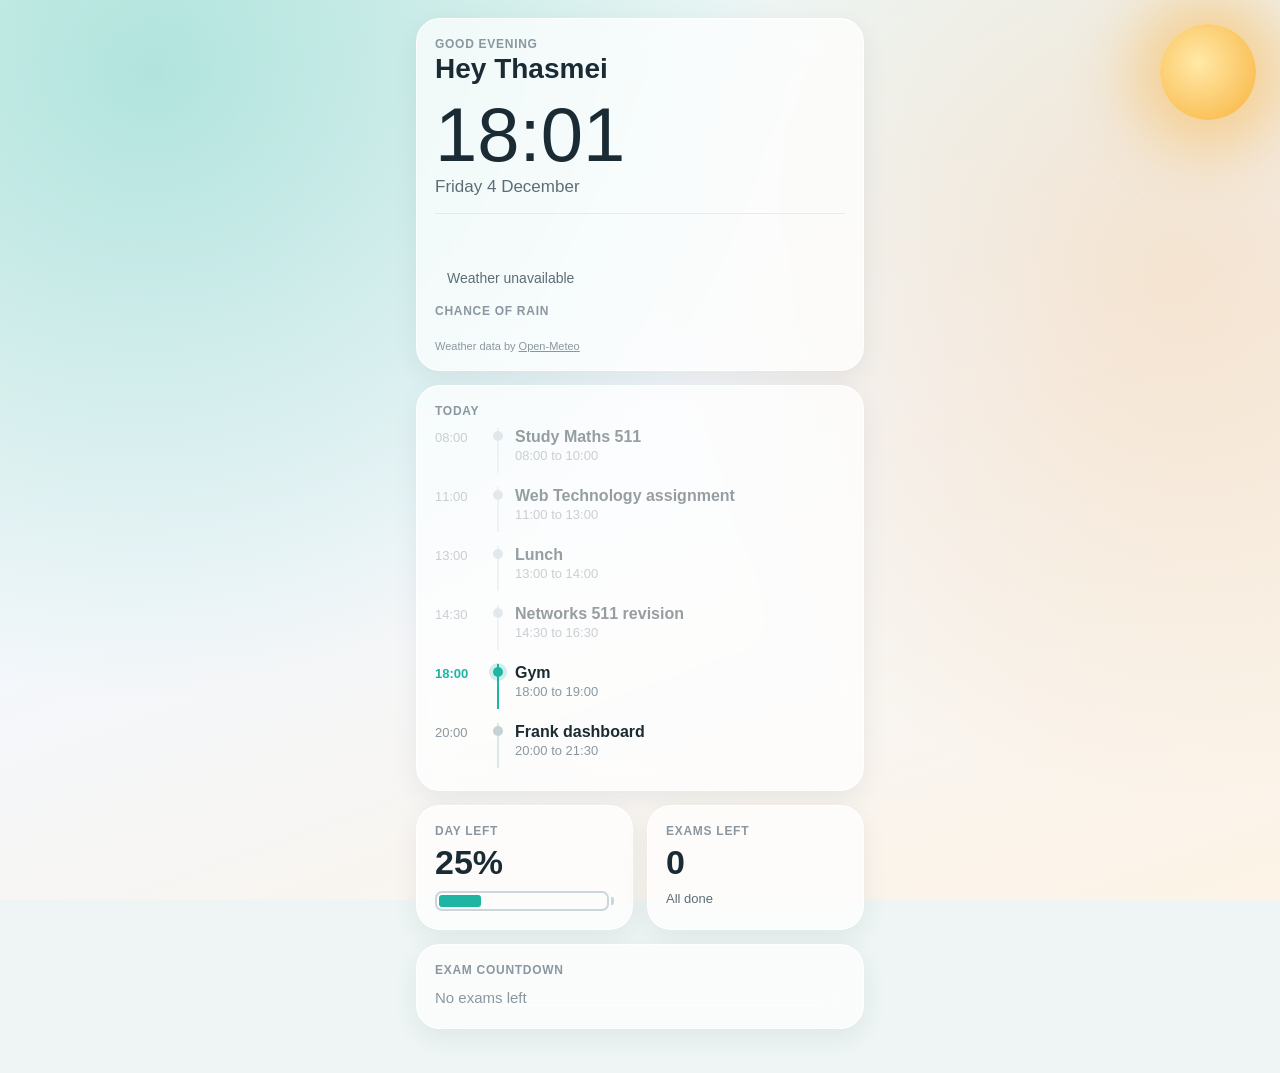
<file: index.html>
<!DOCTYPE html>
<html lang="en">
<head>
  <meta charset="UTF-8">
  <meta name="viewport" content="width=device-width, initial-scale=1, viewport-fit=cover">
  <meta name="apple-mobile-web-app-capable" content="yes">
  <meta name="apple-mobile-web-app-status-bar-style" content="default">
  <meta name="apple-mobile-web-app-title" content="Frank">
  <title>Frank</title>
  <link rel="stylesheet" href="style.css">
</head>
<body>
  <div class="sky" id="sky"></div>

  <div class="page">
    <!-- Three columns. On a phone held sideways they sit next to each other, in portrait they stack. -->
    <div class="layout">

      <!-- Column 1: greeting, clock and weather -->
      <div class="col colHero">
        <section class="card heroCard">
          <div class="label" id="greetingSmall">Good evening</div>
          <h1 class="greeting">Hey Thasmei</h1>

          <div class="clockTime" id="clockTime">00:00</div>
          <div class="clockDate" id="clockDate">Monday 1 January</div>

          <div class="divider"></div>

          <div class="weatherRow">
            <div class="weatherIcon" id="weatherIcon"></div>
            <div>
              <div class="weatherTemp" id="weatherTemp">&nbsp;</div>
              <div class="weatherText" id="weatherText">Loading weather</div>
            </div>
            <div class="weatherFeels" id="weatherFeels"></div>
          </div>

          <div class="label rainLabel">Chance of rain</div>
          <div class="rainStrip" id="rainStrip"></div>

          <div class="credit">
            Weather data by <a href="https://open-meteo.com/">Open-Meteo</a>
          </div>
        </section>
      </div>

      <!-- Column 2: today's agenda -->
      <div class="col colMid">
        <section class="card listCard">
          <div class="label">Today</div>
          <div class="scrollArea" id="agendaList"></div>
        </section>
      </div>

      <!-- Column 3: quick stats and the exam countdown -->
      <div class="col colSide">
        <section class="tileRow">
          <div class="card tile">
            <div class="label">Day left</div>
            <div class="tileBig" id="dayLeftText">0%</div>
            <div class="batteryWrap">
              <div class="battery"><div class="batteryFill" id="dayFill"></div></div>
              <div class="batteryCap"></div>
            </div>
          </div>
          <div class="card tile">
            <div class="label">Exams left</div>
            <div class="tileBig" id="examsLeftText">0</div>
            <div class="tileSmall" id="nextExamText">&nbsp;</div>
          </div>
        </section>

        <section class="card listCard">
          <div class="label">Exam countdown</div>
          <div class="scrollArea" id="examList"></div>
        </section>
      </div>

    </div>
  </div>
  <script src="app.js"></script>
</body>
</html>
</file>
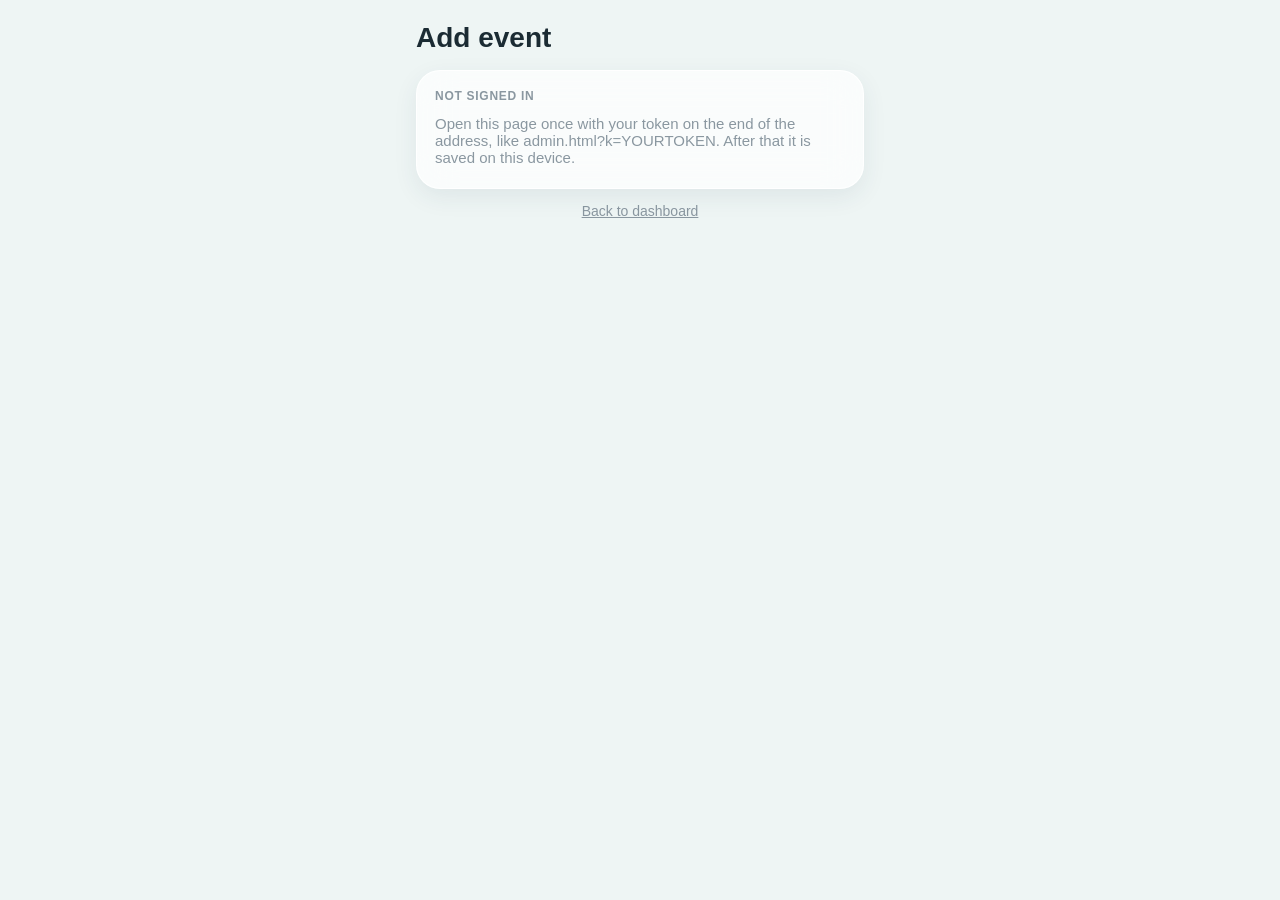
<file: admin.html>
<!DOCTYPE html>
<html lang="en">
<head>
  <meta charset="UTF-8">
  <meta name="viewport" content="width=device-width, initial-scale=1, viewport-fit=cover">
  <title>Frank Admin</title>
  <link rel="stylesheet" href="style.css">
  <style>
    /* These styles are only for the form, so they live here and not in style.css. */
    .formTitle {
      font-size: 28px;
      font-weight: 700;
      margin: 4px 0 16px 0;
    }

    .field {
      margin-top: 14px;
    }

    /* Inputs use 16px text because iOS Safari zooms the page in if the text is smaller. */
    .field input,
    .field textarea {
      display: block;
      width: 100%;
      margin-top: 6px;
      padding: 12px;
      font-size: 16px;
      font-family: inherit;
      color: #1b2b33;
      background: rgba(255, 255, 255, 0.9);
      border: 1px solid #dde7ea;
      border-radius: 12px;
      -webkit-appearance: none;
      appearance: none;
    }

    .field textarea {
      height: 80px;
      resize: none;
    }

    .timeRow {
      display: flex;
    }

    .timeRow .field {
      flex: 1;
    }

    .timeRow .field + .field {
      margin-left: 12px;
    }

    .saveButton {
      display: block;
      width: 100%;
      margin-top: 20px;
      padding: 14px;
      font-size: 17px;
      font-weight: 600;
      font-family: inherit;
      color: #ffffff;
      background: #1fb5a3;
      border: none;
      border-radius: 14px;
      -webkit-appearance: none;
      appearance: none;
    }

    .saveButton.busy {
      background: #9fd8d0;
    }

    .statusText {
      margin-top: 14px;
      font-size: 15px;
      min-height: 20px;
    }

    .statusText.good {
      color: #1a9a8a;
    }

    .statusText.bad {
      color: #d9822b;
    }

    .backLink {
      display: block;
      text-align: center;
      margin-top: 6px;
      font-size: 14px;
      color: #8a97a0;
    }
  </style>
</head>
<body>
  <div class="page">

    <h1 class="formTitle">Add event</h1>

    <section class="card" id="noTokenCard" style="display:none;">
      <div class="label">Not signed in</div>
      <p class="emptyText">Open this page once with your token on the end of the address, like admin.html?k=YOURTOKEN. After that it is saved on this device.</p>
    </section>

    <section class="card" id="formCard" style="display:none;">
      <div class="field">
        <div class="label">Title</div>
        <input type="text" id="titleInput" placeholder="Study Maths 511" autocomplete="off">
      </div>

      <div class="field">
        <div class="label">Date</div>
        <input type="date" id="dateInput">
      </div>

      <div class="timeRow">
        <div class="field">
          <div class="label">Start</div>
          <input type="time" id="startInput" value="09:00">
        </div>
        <div class="field">
          <div class="label">End</div>
          <input type="time" id="endInput" value="10:00">
        </div>
      </div>

      <div class="field">
        <div class="label">Notes (optional)</div>
        <textarea id="notesInput"></textarea>
      </div>

      <button class="saveButton" id="saveButton" type="button">Add to calendar</button>
      <div class="statusText" id="statusText"></div>
    </section>

    <a class="backLink" href="index.html">Back to dashboard</a>

  </div>

  <script>
    // This is your Apps Script web app address. It is safe to keep here because it does nothing without the token.
    var SCRIPT_URL = "https://script.google.com/macros/s/AKfycbwoQoztl2kg8ixk3MP8GtJofkIgtWzMLp0oVU8AiVNdtGBR-SnLF0NOJQKjwlsop94L/exec";

    // This is the name the token is saved under in localStorage. The dashboard will use the same name.
    var TOKEN_KEY = "frankToken";

    // This is a short way to find an element on the page by its id.
    function getEl(id) {
      return document.getElementById(id);
    }

    // This adds a zero in front of single digit numbers, so 7 becomes 07.
    function pad(number) {
      if (number < 10) {
        return "0" + number;
      }
      return String(number);
    }

    // This reads the saved token, and returns an empty text if localStorage is blocked.
    function readToken() {
      try {
        return localStorage.getItem(TOKEN_KEY) || "";
      } catch (e) {
        return "";
      }
    }

    // This looks for ?k=TOKEN in the address, saves it, then cleans the address bar so the token is not left showing.
    function grabTokenFromAddress() {
      var query = window.location.search;
      var match = /[?&]k=([^&]+)/.exec(query);

      if (match === null) {
        return;
      }

      try {
        localStorage.setItem(TOKEN_KEY, decodeURIComponent(match[1]));
      } catch (e) {
        // If saving fails there is nothing more we can do, so the page will show the not signed in message.
      }

      if (window.history && window.history.replaceState) {
        window.history.replaceState(null, "", window.location.pathname);
      }
    }

    // This shows a message under the button. The type is either good or bad and decides the colour.
    function setStatus(text, type) {
      var el = getEl("statusText");
      el.textContent = text;
      el.className = "statusText " + type;
    }

    // This fills the date box with today so you do not have to pick it every time.
    function setDefaultDate() {
      var now = new Date();
      getEl("dateInput").value = now.getFullYear() + "-" + pad(now.getMonth() + 1) + "-" + pad(now.getDate());
    }

    // This checks the form, sends the event to Apps Script, and shows the result.
    function saveEvent() {
      var title = getEl("titleInput").value.trim();
      var date = getEl("dateInput").value;
      var start = getEl("startInput").value;
      var end = getEl("endInput").value;
      var notes = getEl("notesInput").value.trim();
      var token = readToken();

      if (title === "" || date === "" || start === "" || end === "") {
        setStatus("Please fill in the title, date, start and end.", "bad");
        return;
      }

      // Times look like 09:00, so comparing them as text works for checking the order.
      if (end <= start) {
        setStatus("The end time must be after the start time.", "bad");
        return;
      }

      var url = SCRIPT_URL +
        "?token=" + encodeURIComponent(token) +
        "&action=addEvent" +
        "&title=" + encodeURIComponent(title) +
        "&date=" + encodeURIComponent(date) +
        "&start=" + encodeURIComponent(start) +
        "&end=" + encodeURIComponent(end) +
        "&notes=" + encodeURIComponent(notes);

      var button = getEl("saveButton");
      button.disabled = true;
      button.className = "saveButton busy";
      button.textContent = "Adding";
      setStatus("", "good");

      // This stops the request after 25 seconds so the button never stays stuck.
      var controller = new AbortController();
      var timer = setTimeout(function () {
        controller.abort();
      }, 25000);

      fetch(url, { signal: controller.signal })
        .then(function (response) {
          return response.json();
        })
        .then(function (result) {
          if (result.ok) {
            setStatus("Added to your calendar.", "good");
            getEl("titleInput").value = "";
            getEl("notesInput").value = "";
          } else {
            setStatus("Failed: " + (result.error || "unknown error"), "bad");
          }
        })
        .catch(function () {
          setStatus("Could not reach Frank. Check the connection and try again.", "bad");
        })
        .then(function () {
          clearTimeout(timer);
          button.disabled = false;
          button.className = "saveButton";
          button.textContent = "Add to calendar";
        });
    }

    // This runs when the page opens. It saves the token if one is in the address, then shows the form or the warning.
    grabTokenFromAddress();

    if (readToken() === "") {
      getEl("noTokenCard").style.display = "block";
    } else {
      getEl("formCard").style.display = "block";
      setDefaultDate();
      getEl("saveButton").addEventListener("click", saveEvent);
    }
  </script>
</body>
</html>
</file>
<file: style.css>
/* This resets default spacing so every browser starts from the same place. */
* {
  box-sizing: border-box;
  margin: 0;
  padding: 0;
}

html {
  background: #eef5f4;
  -webkit-text-size-adjust: 100%;
}

body {
  min-height: 100vh;
  font-family: -apple-system, "SF Pro Text", "Helvetica Neue", Helvetica, Arial, sans-serif;
  color: #1b2b33;
}

/* The sky is a fixed layer behind everything. The cards blur whatever is inside it. */
.sky {
  position: fixed;
  top: 0;
  left: 0;
  width: 100%;
  height: 100%;
  overflow: hidden;
  z-index: 0;
  pointer-events: none;
  -webkit-transition: opacity 1s;
  transition: opacity 1s;
  background:
    radial-gradient(circle at 12% 8%, rgba(31, 181, 163, 0.28), rgba(31, 181, 163, 0) 45%),
    radial-gradient(circle at 92% 30%, rgba(245, 158, 59, 0.22), rgba(245, 158, 59, 0) 40%),
    linear-gradient(160deg, #e8f6f3 0%, #f4f7fb 50%, #fdf3e6 100%);
}

/* These swap the sky colour for the weather. Clear and partly cloudy days keep the default above. */
.sky.day.cloudy {
  background: linear-gradient(180deg, #d9e3ea 0%, #eef2f6 100%);
}

.sky.day.rain {
  background: linear-gradient(180deg, #b3c1cc 0%, #dce4ea 100%);
}

.sky.day.storm {
  background: linear-gradient(180deg, #8794a2 0%, #b4bfca 100%);
}

.sky.night {
  background: linear-gradient(180deg, #0b1426 0%, #17284d 100%);
}

.sky.night.cloudy {
  background: linear-gradient(180deg, #0e1829 0%, #1d2b45 100%);
}

.sky.night.rain {
  background: linear-gradient(180deg, #0c121d 0%, #1a2535 100%);
}

.sky.night.storm {
  background: linear-gradient(180deg, #090d15 0%, #161f2d 100%);
}

/* When animations are turned off in app.js, everything freezes in place. */
.sky.still * {
  -webkit-animation-play-state: paused;
  animation-play-state: paused;
}

/* The page sits above the sky. Night mode fades the page and the sky between 22:00 and 06:00. */
.page {
  position: relative;
  z-index: 1;
  max-width: 480px;
  margin: 0 auto;
  padding: 18px 16px 30px 16px;
  -webkit-transition: opacity 1s;
  transition: opacity 1s;
}

body.night .page {
  opacity: 0.45;
}

body.night .sky {
  opacity: 0.6;
}

/* Every white glassy box on the page uses this class. The webkit prefix is needed for iOS 15. */
.card {
  background: rgba(255, 255, 255, 0.72);
  -webkit-backdrop-filter: blur(18px);
  backdrop-filter: blur(18px);
  border: 1px solid rgba(255, 255, 255, 0.9);
  border-radius: 24px;
  box-shadow: 0 8px 24px rgba(40, 70, 90, 0.08);
  padding: 18px;
  margin-bottom: 14px;
}

/* After dark the cards get a little more solid so the text stays easy to read. */
body.dark .card {
  background: rgba(255, 255, 255, 0.85);
}

/* The sun is a warm circle with a soft glow that slowly pulses. */
.sun {
  position: absolute;
  top: 24px;
  right: 24px;
  width: 96px;
  height: 96px;
  border-radius: 50%;
  background: radial-gradient(circle at 40% 40%, #ffe9a8, #f9b23c);
  box-shadow: 0 0 60px 30px rgba(249, 178, 60, 0.45);
  animation: sunPulse 6s ease-in-out infinite;
}

@keyframes sunPulse {
  0% {
    transform: scale(1);
  }
  50% {
    transform: scale(1.06);
  }
  100% {
    transform: scale(1);
  }
}

/* The moon is a pale circle with a faint glow. */
.moon {
  position: absolute;
  top: 30px;
  right: 30px;
  width: 70px;
  height: 70px;
  border-radius: 50%;
  background: radial-gradient(circle at 35% 35%, #fffbe6, #e6dfb4);
  box-shadow: 0 0 40px 14px rgba(255, 250, 220, 0.25);
}

/* Stars are tiny white dots that fade in and out. JS sets the size, place and timing of each one. */
.star {
  position: absolute;
  border-radius: 50%;
  background: #ffffff;
  animation: twinkle 3s ease-in-out infinite;
}

@keyframes twinkle {
  0% {
    opacity: 0.25;
  }
  50% {
    opacity: 1;
  }
  100% {
    opacity: 0.25;
  }
}

/* A cloud is one rounded bar with two round bumps on top. The size comes from font size, so JS can scale each cloud. */
.cloud {
  position: absolute;
  left: -240px;
  width: 8em;
  height: 2.6em;
  border-radius: 2.6em;
  background: #ffffff;
  opacity: 0.85;
  animation: cloudDrift 100s linear infinite;
}

.cloud::before {
  content: "";
  position: absolute;
  left: 1.4em;
  top: -1.6em;
  width: 3.4em;
  height: 3.4em;
  border-radius: 50%;
  background: inherit;
}

.cloud::after {
  content: "";
  position: absolute;
  left: 3.4em;
  top: -2.2em;
  width: 4.4em;
  height: 4.4em;
  border-radius: 50%;
  background: inherit;
}

.sky.day.rain .cloud {
  background: #8f9ba6;
  opacity: 0.8;
}

.sky.day.storm .cloud {
  background: #5d6874;
  opacity: 0.85;
}

.sky.night .cloud {
  background: #6f7fa0;
  opacity: 0.3;
}

@keyframes cloudDrift {
  0% {
    transform: translateX(0);
  }
  100% {
    transform: translateX(170vw);
  }
}

/* Rain drops are thin lines that fall from the top to the bottom. */
.drop {
  position: absolute;
  top: -40px;
  width: 2px;
  height: 18px;
  border-radius: 2px;
  background: rgba(70, 110, 140, 0.5);
  animation: rainFall 1s linear infinite;
}

.sky.night .drop {
  background: rgba(170, 200, 230, 0.45);
}

@keyframes rainFall {
  0% {
    transform: translateY(0);
  }
  100% {
    transform: translateY(115vh);
  }
}

/* The flash is a white sheet that blinks quickly now and then during a storm. */
.flash {
  position: absolute;
  top: 0;
  left: 0;
  width: 100%;
  height: 100%;
  background: #ffffff;
  opacity: 0;
  animation: flashBurst 8s linear infinite;
}

@keyframes flashBurst {
  0% {
    opacity: 0;
  }
  92% {
    opacity: 0;
  }
  93% {
    opacity: 0.5;
  }
  94% {
    opacity: 0;
  }
  95% {
    opacity: 0.35;
  }
  96% {
    opacity: 0;
  }
  100% {
    opacity: 0;
  }
}

/* Small grey labels used above each section. */
.label {
  font-size: 12px;
  font-weight: 600;
  letter-spacing: 0.06em;
  text-transform: uppercase;
  color: #8a97a0;
}

.greeting {
  font-size: 28px;
  font-weight: 700;
  margin-top: 2px;
}

.clockTime {
  font-size: 76px;
  font-weight: 200;
  line-height: 1.05;
  margin-top: 10px;
  font-variant-numeric: tabular-nums;
}

.clockDate {
  font-size: 17px;
  color: #5d6d76;
  margin-top: 2px;
}

.divider {
  height: 1px;
  background: rgba(27, 43, 51, 0.08);
  margin: 16px 0;
}

.weatherRow {
  display: flex;
  align-items: center;
}

.weatherIcon {
  font-size: 42px;
  margin-right: 12px;
  line-height: 1;
}

.weatherTemp {
  font-size: 36px;
  font-weight: 600;
  line-height: 1;
}

.weatherText {
  font-size: 14px;
  color: #5d6d76;
  margin-top: 4px;
}

.weatherFeels {
  margin-left: auto;
  text-align: right;
  font-size: 13px;
  color: #8a97a0;
}

.rainLabel {
  margin-top: 18px;
}

.rainStrip {
  display: flex;
  margin-top: 8px;
}

.rainCol {
  flex: 1;
  text-align: center;
}

.rainBarBox {
  height: 44px;
  display: flex;
  align-items: flex-end;
  justify-content: center;
}

.rainBar {
  width: 14px;
  min-height: 4px;
  border-radius: 7px;
  background: #1fb5a3;
}

.rainPct {
  font-size: 12px;
  font-weight: 600;
  margin-top: 4px;
}

.rainHour {
  font-size: 11px;
  color: #8a97a0;
  margin-top: 1px;
}

.tileRow {
  display: flex;
  margin-bottom: 14px;
}

.tile {
  flex: 1;
  margin-bottom: 0;
}

.tile + .tile {
  margin-left: 14px;
}

.tileBig {
  font-size: 34px;
  font-weight: 600;
  margin-top: 6px;
  line-height: 1.1;
}

.tileSmall {
  font-size: 13px;
  color: #5d6d76;
  margin-top: 10px;
}

/* The battery is a rounded outline with a fill inside and a small cap on the right. */
.batteryWrap {
  display: flex;
  align-items: center;
  margin-top: 10px;
}

.battery {
  flex: 1;
  height: 20px;
  border: 2px solid #c9d6da;
  border-radius: 7px;
  padding: 2px;
}

.batteryFill {
  height: 100%;
  width: 50%;
  border-radius: 3px;
  background: #1fb5a3;
}

.batteryCap {
  width: 3px;
  height: 8px;
  margin-left: 2px;
  border-radius: 0 2px 2px 0;
  background: #c9d6da;
}

/* Each agenda item has the time on the left and a vertical line with a dot next to the title. */
.agendaItem {
  position: relative;
  padding: 10px 0 4px 0;
}

.agendaTime {
  position: absolute;
  left: 0;
  top: 12px;
  width: 52px;
  font-size: 13px;
  color: #8a97a0;
}

.agendaBody {
  position: relative;
  margin-left: 62px;
  padding: 0 0 10px 16px;
  border-left: 2px solid #dde7ea;
}

.agendaBody::before {
  content: "";
  position: absolute;
  left: -6px;
  top: 3px;
  width: 10px;
  height: 10px;
  border-radius: 50%;
  background: #c5d2d6;
}

.agendaTitle {
  font-size: 16px;
  font-weight: 600;
}

.agendaRange {
  font-size: 13px;
  color: #8a97a0;
  margin-top: 2px;
}

.agendaItem.done {
  opacity: 0.45;
}

.agendaItem.now .agendaBody {
  border-left: 2px solid #1fb5a3;
}

.agendaItem.now .agendaBody::before {
  background: #1fb5a3;
  box-shadow: 0 0 0 4px rgba(31, 181, 163, 0.2);
}

.agendaItem.now .agendaTime {
  color: #1fb5a3;
  font-weight: 600;
}

.emptyText {
  font-size: 15px;
  color: #8a97a0;
  padding: 12px 0 4px 0;
}

.examRow {
  display: flex;
  align-items: center;
  padding: 8px 0;
}

.examRing {
  width: 60px;
  height: 60px;
  flex: none;
  margin-right: 14px;
}

.examName {
  font-size: 16px;
  font-weight: 600;
}

.examMeta {
  font-size: 13px;
  color: #8a97a0;
  margin-top: 2px;
}

.credit {
  font-size: 11px;
  color: #8a97a0;
  margin-top: 14px;
}

/* The exam ring is drawn at 60px, this lets it shrink to fit smaller rows. */
.examRing svg {
  width: 100%;
  height: 100%;
}

/* Landscape on a small screen, like the iPhone 7 mounted sideways on the wall.
   Three columns, everything fits on one screen, and only the lists scroll. */
@media (orientation: landscape) and (max-height: 500px) {
  html,
  body {
    height: 100%;
    overflow: hidden;
  }

  .page {
    max-width: none;
    height: 100vh;
    padding: 10px;
  }

  .layout {
    display: flex;
    height: 100%;
  }

  .col {
    display: flex;
    flex-direction: column;
    min-width: 0;
  }

  .colHero {
    flex: 1.35;
    margin-right: 10px;
  }

  .colMid {
    flex: 1;
    margin-right: 10px;
  }

  .colSide {
    flex: 1;
  }

  .card {
    padding: 12px 14px;
    margin-bottom: 0;
    border-radius: 18px;
  }

  .heroCard {
    flex: 1;
    display: flex;
    flex-direction: column;
  }

  .label {
    font-size: 10px;
  }

  .greeting {
    font-size: 20px;
  }

  .clockTime {
    font-size: 60px;
    margin-top: 2px;
  }

  .clockDate {
    font-size: 14px;
  }

  .divider {
    margin: 10px 0;
  }

  .weatherIcon {
    font-size: 30px;
    margin-right: 8px;
  }

  .weatherTemp {
    font-size: 26px;
  }

  .weatherText {
    font-size: 12px;
    margin-top: 2px;
  }

  .weatherFeels {
    font-size: 11px;
  }

  .rainLabel {
    margin-top: 10px;
  }

  .rainStrip {
    margin-top: 4px;
  }

  .rainBarBox {
    height: 28px;
  }

  .rainBar {
    width: 10px;
  }

  .rainPct {
    font-size: 11px;
    margin-top: 2px;
  }

  .rainHour {
    font-size: 10px;
  }

  /* Pushes the credit to the bottom of the hero card. */
  .credit {
    margin-top: auto;
    padding-top: 6px;
    font-size: 9px;
  }

  /* The agenda and exam cards fill the leftover height and scroll inside. */
  .listCard {
    flex: 1;
    min-height: 0;
    display: flex;
    flex-direction: column;
  }

  .scrollArea {
    flex: 1;
    min-height: 0;
    overflow-y: auto;
    -webkit-overflow-scrolling: touch;
  }

  .tileRow {
    margin-bottom: 10px;
  }

  .tile {
    padding: 10px 12px;
  }

  .tile + .tile {
    margin-left: 10px;
  }

  .tileBig {
    font-size: 24px;
    margin-top: 2px;
  }

  .tileSmall {
    font-size: 11px;
    margin-top: 6px;
  }

  .batteryWrap {
    margin-top: 6px;
  }

  .battery {
    height: 14px;
  }

  .agendaTime {
    width: 40px;
    font-size: 11px;
  }

  .agendaBody {
    margin-left: 44px;
    padding: 0 0 8px 12px;
  }

  .agendaTitle {
    font-size: 13px;
  }

  .agendaRange {
    font-size: 11px;
  }

  .emptyText {
    font-size: 13px;
  }

  .examRow {
    padding: 5px 0;
  }

  .examRing {
    width: 40px;
    height: 40px;
    margin-right: 10px;
  }

  .examName {
    font-size: 13px;
  }

  .examMeta {
    font-size: 11px;
  }
}

.credit a {
  color: #8a97a0;
}
</file>
